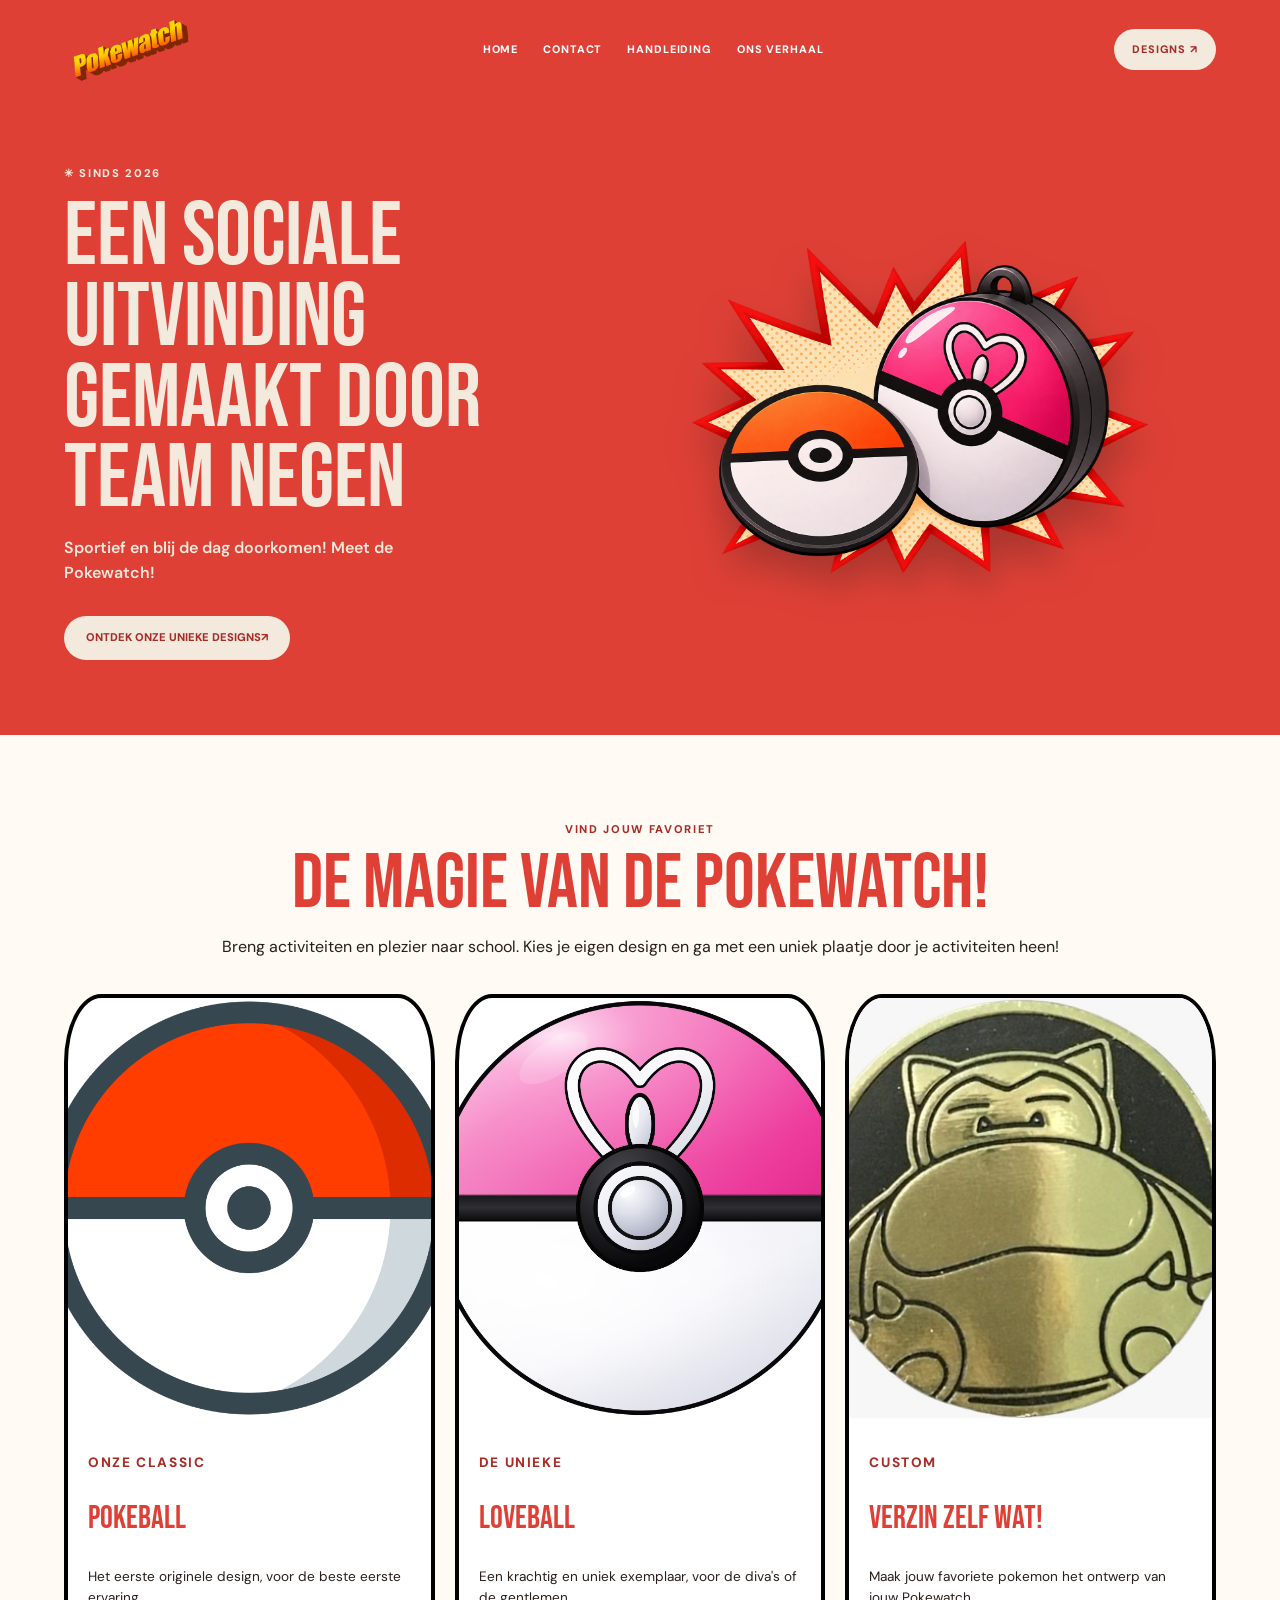
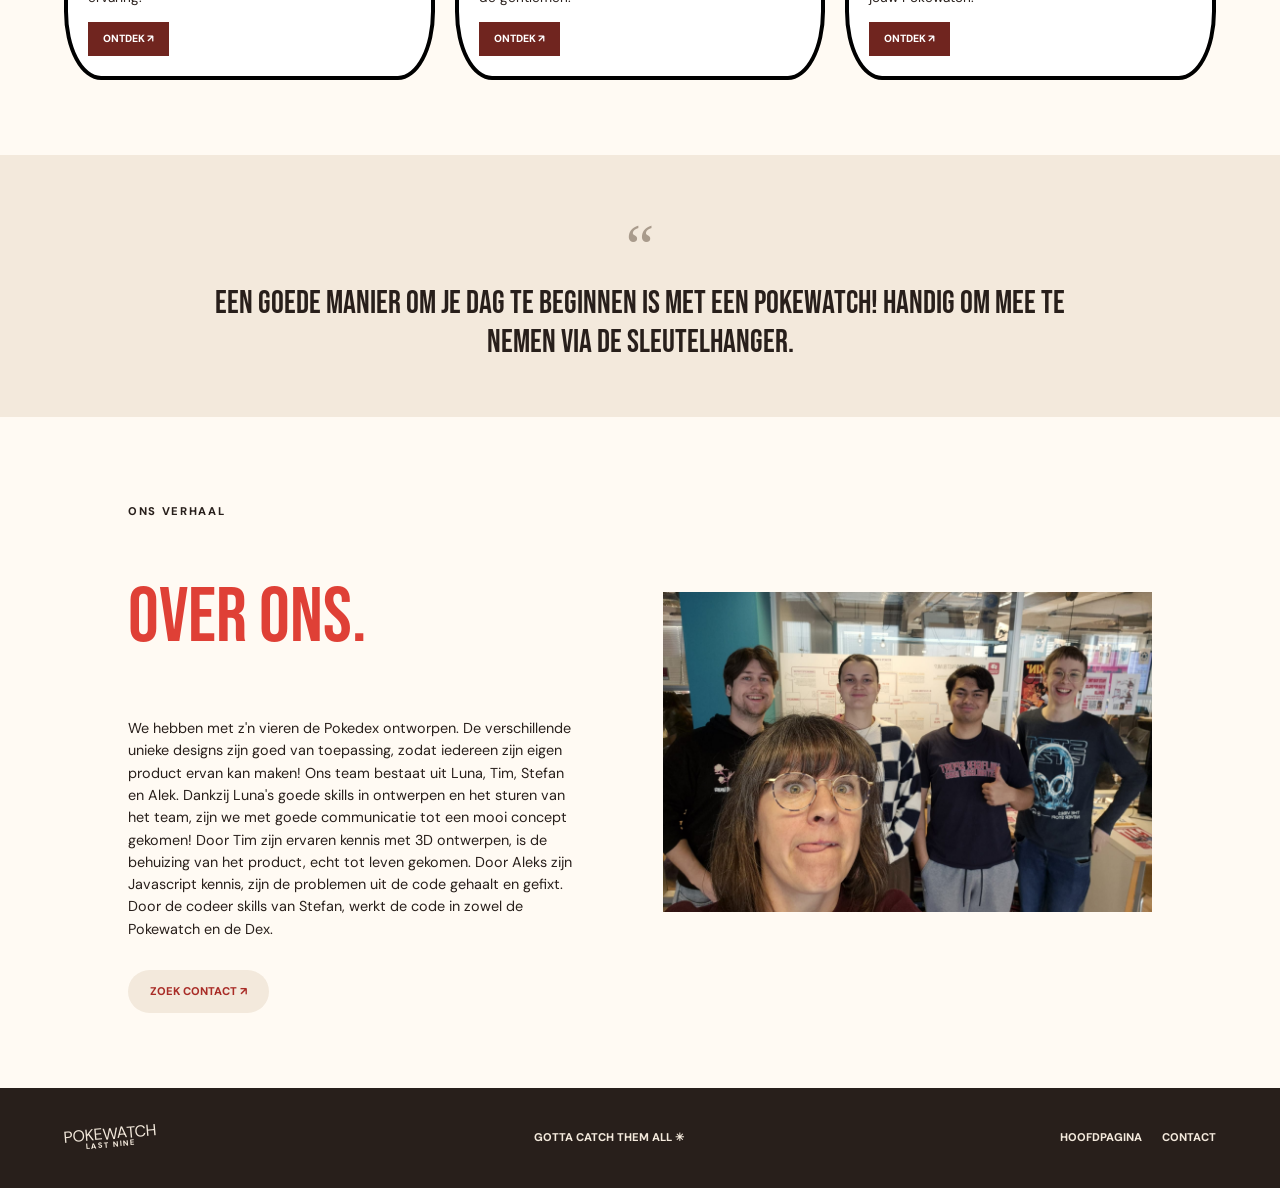
<file: index.html>
<!DOCTYPE html>
<html lang="nl">

<head>
    <meta charset="UTF-8">
    <meta name="viewport" content="width=device-width, initial-scale=1.0">
    <meta name="description" content="Ontdek de magie van Pokewatch!.">

    <title>Pokewatch | Hoofdpagina</title>

    <link rel="preconnect" href="https://fonts.googleapis.com">
    <link rel="preconnect" href="https://fonts.gstatic.com" crossorigin>
    <link
        href="https://fonts.googleapis.com/css2?family=Bebas+Neue&family=DM+Sans:wght@400;500;600;700;800&display=swap"
        rel="stylesheet">

    <link rel="stylesheet" href="indexStyle.css" />
</head>

<body>

    <header class="site-header">
        <a class="brand" href="index.html">
            <img src="images/s-blob-v1-IMAGE-4X1FNMY99dk.png" alt="logo">
        </a>

        <nav class="main-nav">
            <a href="index.html">HOME</a>
            <a href="contact.html">CONTACT</a>
            <a href="handleiding.html"> HANDLEIDING</a>
            <a href="#verhaal">ONS VERHAAL</a>

        </nav>

        <a class="header-cta" href="#producten">DESIGNS ↗</a>
    </header>


    <main>

        <!-- HERO -->

        <section class="hero">
            <div class="hero-copy">
                <p class="eyebrow">✳ SINDS 2026</p>

                <h1>
                    Een sociale uitvinding<br>
                    gemaakt door<br>
                    TEAM NEGEN
                </h1>

                <p class="hero-intro">
                    Sportief en blij de dag doorkomen! Meet de Pokewatch!
                </p>

                <a href="#producten" class="button">ONTDEK ONZE UNIEKE DESIGNS↗</a>
            </div>

            <div class="hero-image">
                <img src="images/PokeWatchReal3.png" alt="Foto van de Pokewatch">
            </div>
        </section>


        <!-- PRODUCTEN -->

        <section class="products" id="producten">

            <div class="section-heading">
                <p class="eyebrow">VIND JOUW FAVORIET</p>
                <h2>DE MAGIE VAN DE POKEWATCH!</h2>
                <p>Breng activiteiten en plezier naar school. Kies je eigen design en ga met een uniek plaatje door je
                    activiteiten heen!</p>
            </div>

            <div class="product-grid">

                <article class="product-card">
                    <img src="images/pokeball.png" alt="De klassieke pokeball design">
                    <div class="product-info">
                        <p class="product-type">ONZE CLASSIC</p>
                        <h3>POKEBALL</h3>
                        <p>Het eerste originele design, voor de beste eerste ervaring.</p>
                        <a href="contact.html" class="small-button">ONTDEK ↗</a>
                    </div>
                </article>

                <article class="product-card">
                    <img src="images/loveball.png" alt="Een loveball design">
                    <div class="product-info">
                        <p class="product-type">DE UNIEKE</p>
                        <h3>LOVEBALL</h3>
                        <p>Een krachtig en uniek exemplaar, voor de diva's of de gentlemen.</p>
                        <a href="contact.html" class="small-button">ONTDEK ↗</a>
                    </div>
                </article>

                <article class="product-card">
                    <img src="images/Snorlax.jpeg" alt="Een voorbeeld van een custom design van de pokemon Snorlax">
                    <div class="product-info">
                        <p class="product-type">CUSTOM</p>
                        <h3>Verzin zelf wat!</h3>
                        <p>Maak jouw favoriete pokemon het ontwerp van jouw Pokewatch.</p>
                        <a href="contact.html" class="small-button">ONTDEK ↗</a>
                    </div>
                </article>

            </div>
        </section>


        <!-- QUOTE -->

        <section class="quote-section">
            <span class="quote-mark">“</span>
            <blockquote>
                EEN GOEDE MANIER OM JE DAG TE BEGINNEN IS MET EEN POKEWATCH!
                HANDIG OM MEE TE NEMEN VIA DE SLEUTELHANGER.
            </blockquote>
        </section>


        <!-- VERHAAL -->

        <section class="story" id="verhaal">

            <div class="story-copy">
                <p class="eyebrow">ONS VERHAAL</p>

                <h2>OVER ONS.</h2>

                <p>
                    We hebben met z'n vieren de Pokedex ontworpen. De verschillende unieke designs zijn goed van
                    toepassing, zodat iedereen zijn eigen product ervan kan maken!
                    Ons team bestaat uit Luna, Tim, Stefan en Alek. Dankzij Luna's goede skills in ontwerpen en het
                    sturen van het team, zijn we met goede communicatie tot een mooi concept gekomen! Door Tim zijn ervaren kennis met 3D ontwerpen,
                    is de behuizing van het product, echt tot leven gekomen.
                    Door Aleks zijn Javascript kennis, zijn de problemen uit de code gehaalt en gefixt. Door de codeer
                    skills van Stefan, werkt de code in zowel de Pokewatch en de Dex.
                </p>

                <a href="contact.html" class="button">ZOEK CONTACT ↗</a>
            </div>

            <img src="images/GroepsFoto.jpeg" alt="Foto van Team Last Nine (en Marlous)">
        </section>

    </main>


    <!-- FOOTER -->

    <footer class="site-footer">

        <a class="brand" href="index.html">
            <span class="brand-mark">POKEWATCH</span>
            <span class="brand-sub">LAST NINE</span>
        </a>

        <p>GOTTA CATCH THEM ALL ✳</p>

        <nav>
            <a href="index.html">HOOFDPAGINA</a>
            <a href="contact.html">CONTACT</a>
        </nav>

    </footer>

</body>

</html>

</footer>

</body>

</html>
</file>
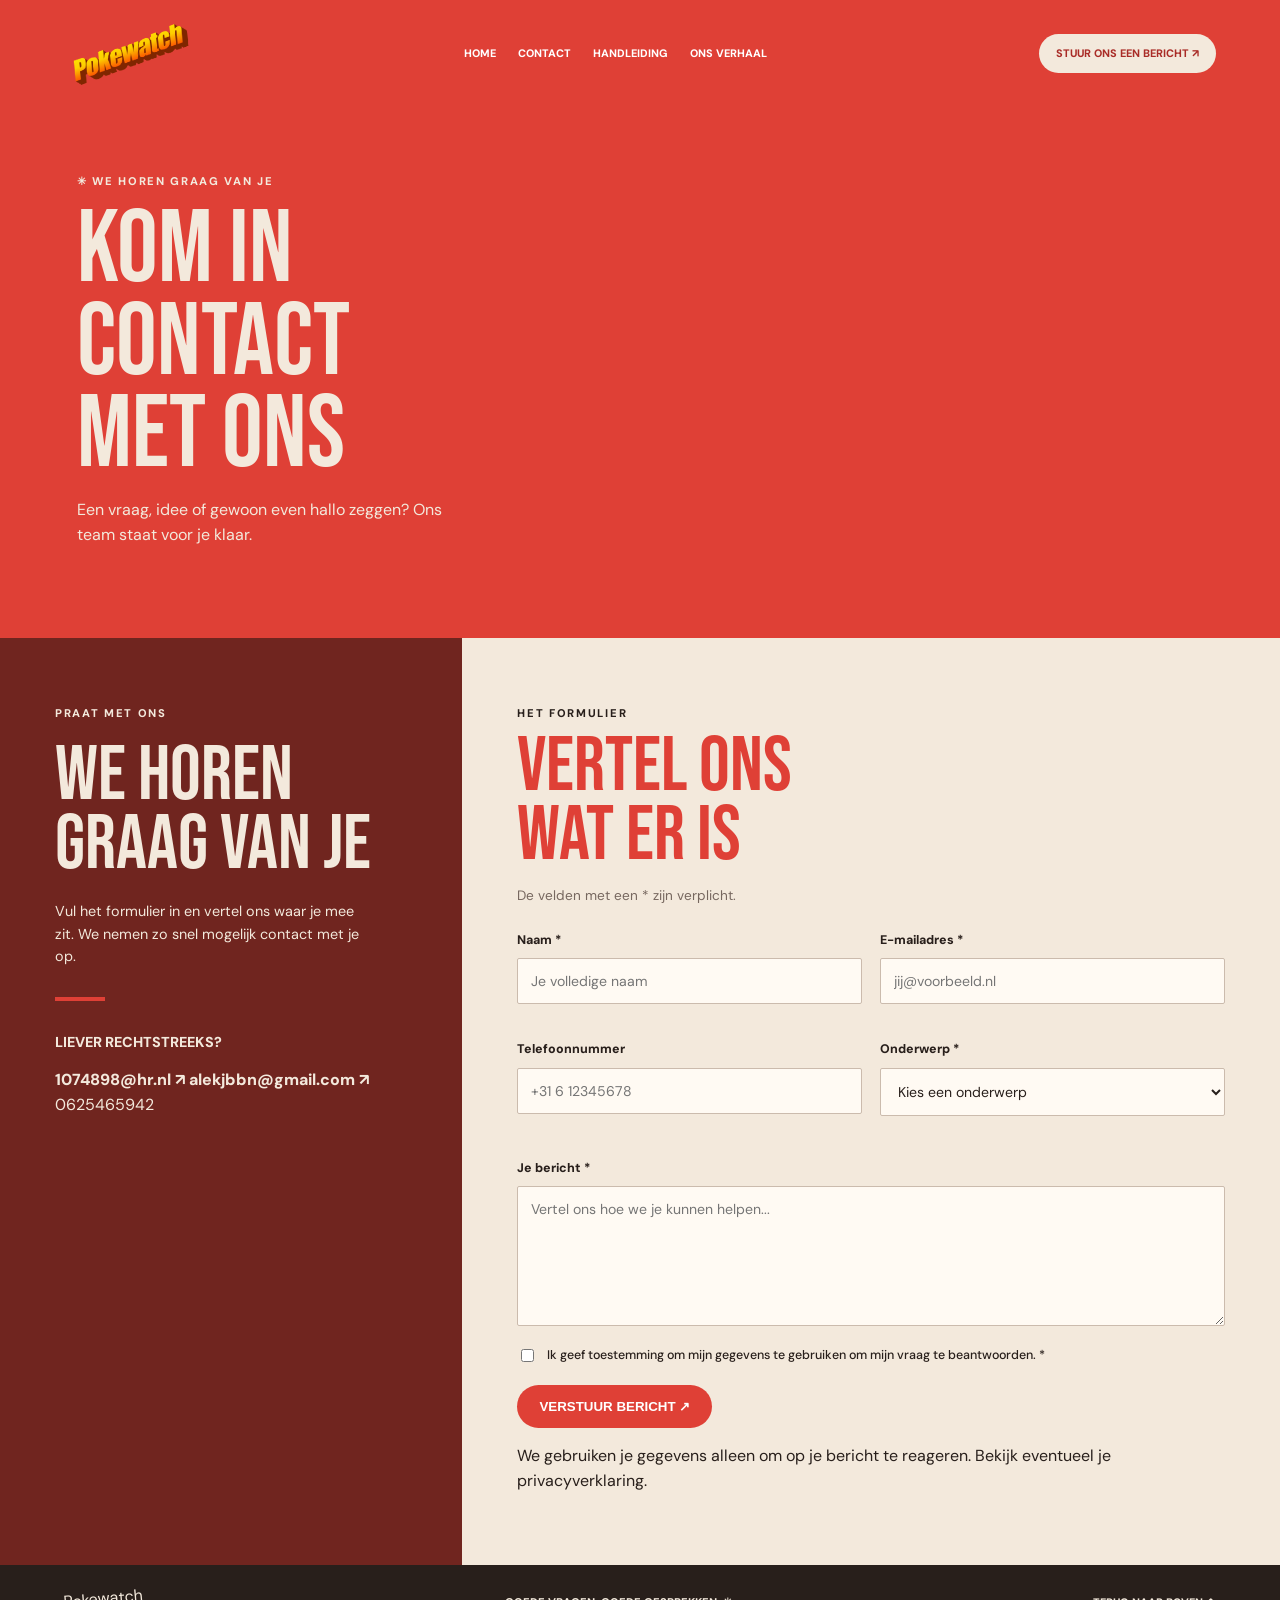
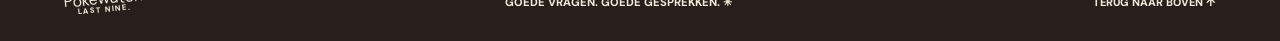
<file: contact.html>
<!DOCTYPE html>
<html lang="nl">

<head>
    <meta charset="UTF-8">
    <meta name="viewport" content="width=device-width, initial-scale=1.0">

    <meta name="description"
        content="Neem contact met ons op. Stel je vraag, deel je idee of vraag meer informatie aan. We helpen je graag verder.">

    <meta name="theme-color" content="#df4036">

    <title>Contact | LAST nine</title>

    <link rel="preconnect" href="https://fonts.googleapis.com">
    <link rel="preconnect" href="https://fonts.gstatic.com" crossorigin>

    <link
        href="https://fonts.googleapis.com/css2?family=Bebas+Neue&family=DM+Sans:wght@400;500;600;700;800&display=swap"
        rel="stylesheet">

    <link rel="stylesheet" href="contactStyle.css">
</head>

<body>

    <header class="site-header">

        <a class="brand" href="#" aria-label="Pokewatch home">
            <img src="images/s-blob-v1-IMAGE-4X1FNMY99dk.png" alt="logo">
        </a>

        <nav class="main-nav" aria-label="Hoofdnavigatie">
            <a href="index.html">HOME</a>
            <a href="#contact">CONTACT</a>
            <a href="handleiding.html"> HANDLEIDING</a>
            <a href="index.html#verhaal">ONS VERHAAL</a>
        </nav>

        <a class="header-cta" href="#contact">
            STUUR ONS EEN BERICHT ↗
        </a>

    </header>


    <main id="main">

        <!-- HERO SECTIE -->

        <section class="hero" aria-labelledby="page-title">

            <div class="hero-copy">

                <p class="eyebrow">
                    ✳ WE HOREN GRAAG VAN JE
                </p>

                <h1 id="page-title">
                    KOM IN<br>
                    CONTACT<br>
                    MET ONS
                </h1>

                <p class="hero-intro">
                    Een vraag, idee of gewoon even hallo zeggen?
                    Ons team staat voor je klaar.
                </p>

            </div>

        </section>


        <!-- CONTACT SECTIE -->

        <section class="contact-layout" id="contact">

            <aside class="contact-aside" id="gegevens">

                <p class="eyebrow">
                    PRAAT MET ONS
                </p>

                <h2>
                    WE HOREN<br>
                    GRAAG VAN JE
                </h2>

                <p>
                    Vul het formulier in en vertel ons waar je mee zit.
                    We nemen zo snel mogelijk contact met je op.
                </p>

                <div class="aside-rule"></div>

                <p class="aside-label">
                    LIEVER RECHTSTREEKS?
                </p>

                <a class="contact-link" href="mailto:1074898@hr.nl">
                    1074898@hr.nl ↗
                </a>

                <a class="contact-link" href="malto:alekjbbn@gmail.com"> alekjbbn@gmail.com ↗ </a>

                <div class="aside-number" aria-hidden="true">
                    0625465942
                </div>

            </aside>


            <!-- CONTACTFORMULIER -->

            <div class="form-panel">

                <div class="form-heading">

                    <p class="eyebrow">
                        HET FORMULIER
                    </p>

                    <h2>
                        VERTEL ONS<br>
                        WAT ER IS
                    </h2>

                    <p>
                        De velden met een * zijn verplicht.
                    </p>

                </div>


                <form class="contact-form" action="#" method="post">

                    <div class="field-grid">

                        <div class="field">
                            <label for="name">
                                Naam *
                            </label>

                            <input type="text" id="name" name="name" autocomplete="name" placeholder="Je volledige naam"
                                required>
                        </div>


                        <div class="field">
                            <label for="email">
                                E-mailadres *
                            </label>

                            <input type="email" id="email" name="email" autocomplete="email"
                                placeholder="jij@voorbeeld.nl" required>
                        </div>


                        <div class="field">
                            <label for="phone">
                                Telefoonnummer
                            </label>

                            <input type="tel" id="phone" name="phone" autocomplete="tel" placeholder="+31 6 12345678">
                        </div>


                        <div class="field">
                            <label for="subject">
                                Onderwerp *
                            </label>

                            <select id="subject" name="subject" required>

                                <option value="" selected disabled>
                                    Kies een onderwerp
                                </option>

                                <option value="algemene-vraag">
                                    Algemene vraag
                                </option>

                                <option value="samenwerking">
                                    Samenwerking
                                </option>

                                <option value="bestelling">
                                    Vraag over een bestelling
                                </option>

                                <option value="social media">
                                    Social media
                                </option>

                                <option value="anders">
                                    Iets anders
                                </option>

                            </select>
                        </div>

                    </div>


                    <div class="field">

                        <label for="message">
                            Je bericht *
                        </label>

                        <textarea id="message" name="message" rows="6"
                            placeholder="Vertel ons hoe we je kunnen helpen..." required></textarea>

                    </div>


                    <div class="consent-row">

                        <input type="checkbox" id="privacy" name="privacy" required>

                        <label for="privacy">
                            Ik geef toestemming om mijn gegevens te gebruiken
                            om mijn vraag te beantwoorden. *
                        </label>

                    </div>


                    <button class="submit-button" type="submit">
                        VERSTUUR BERICHT ↗
                    </button>

                    <p class="form-footnote">
                        We gebruiken je gegevens alleen om op je bericht
                        te reageren. Bekijk eventueel je
                        <a href="#privacy-info">privacyverklaring</a>.
                    </p>

                </form>

            </div>

        </section>

    </main>


    <!-- FOOTER -->

    <footer class="site-footer" id="privacy-info">

        <a class="brand footer-brand" href="#">
            <span class="brand-mark">Pokewatch</span>
            <span class="brand-sub">LAST NINE.</span>
        </a>

        <p>
            GOEDE VRAGEN. GOEDE GESPREKKEN. ✳
        </p>

        <a href="#main">
            TERUG NAAR BOVEN ↑
        </a>

    </footer>

</body>

</html>
</file>
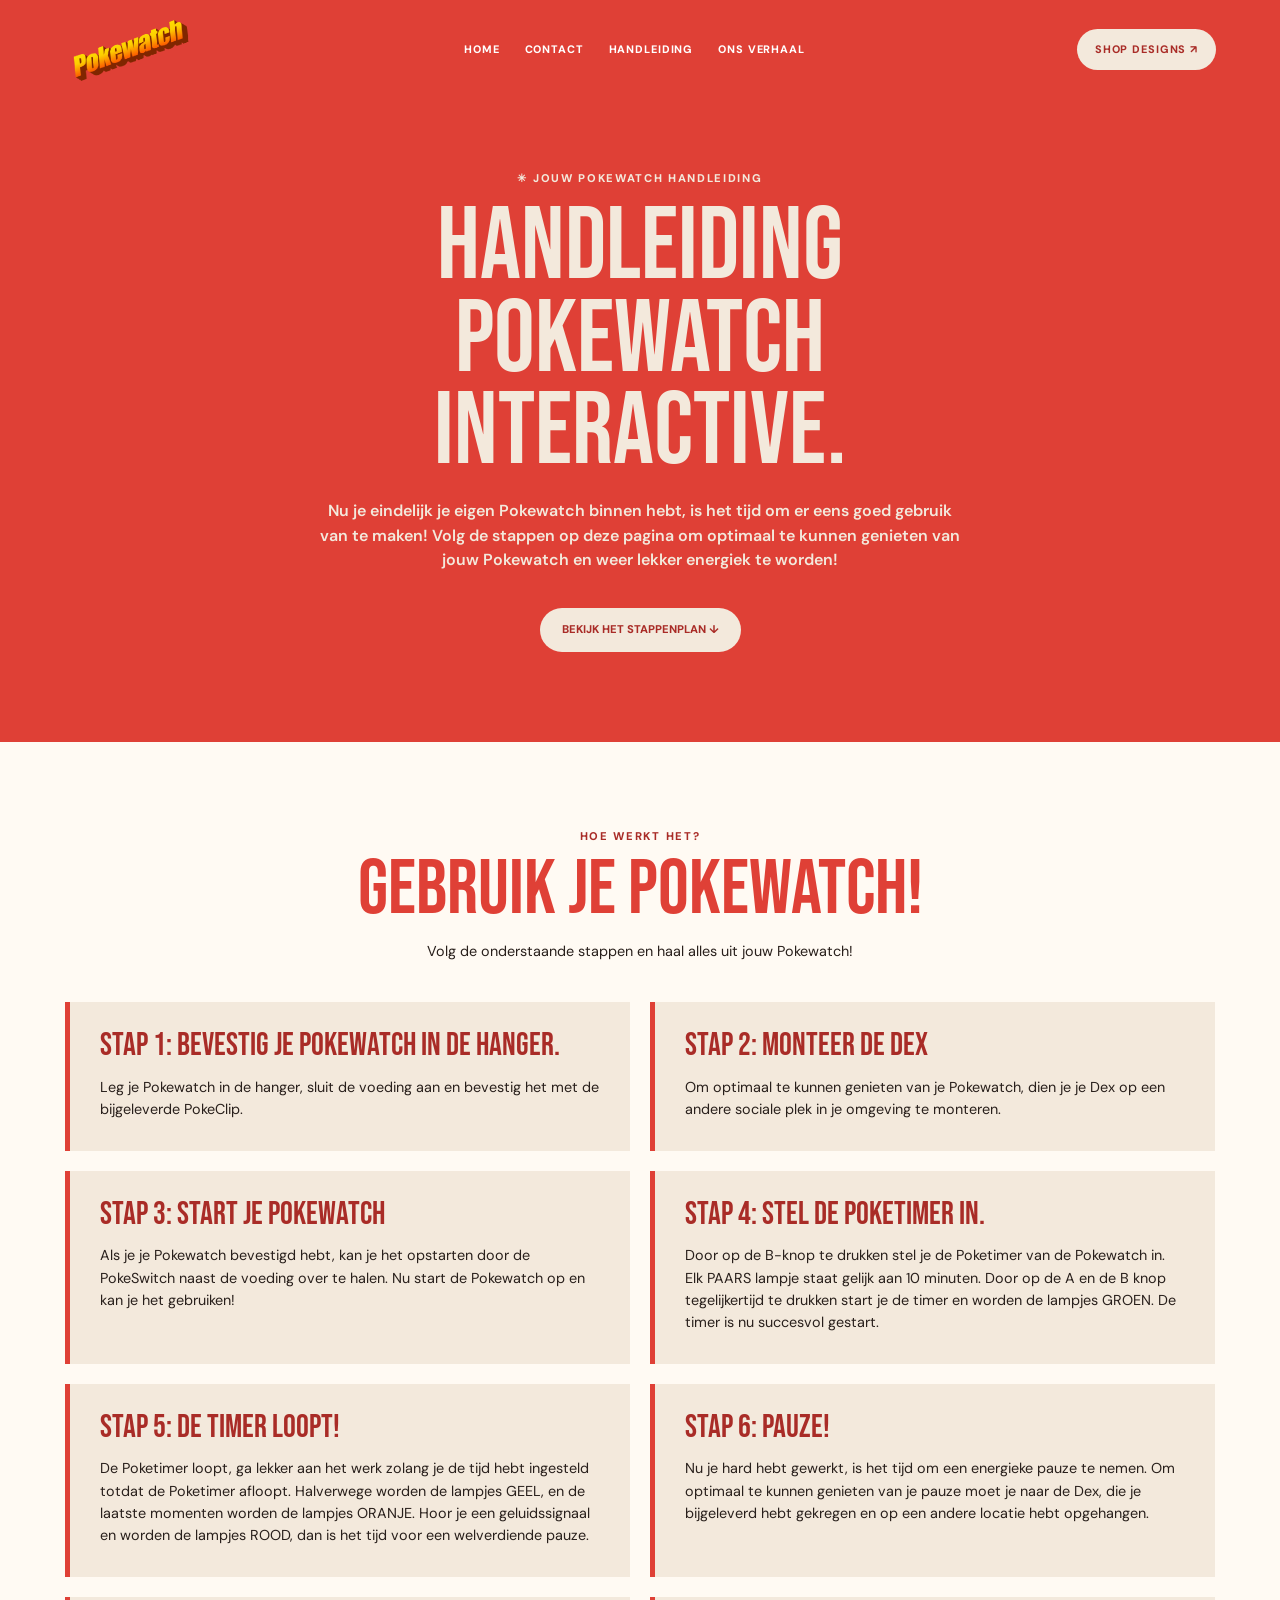
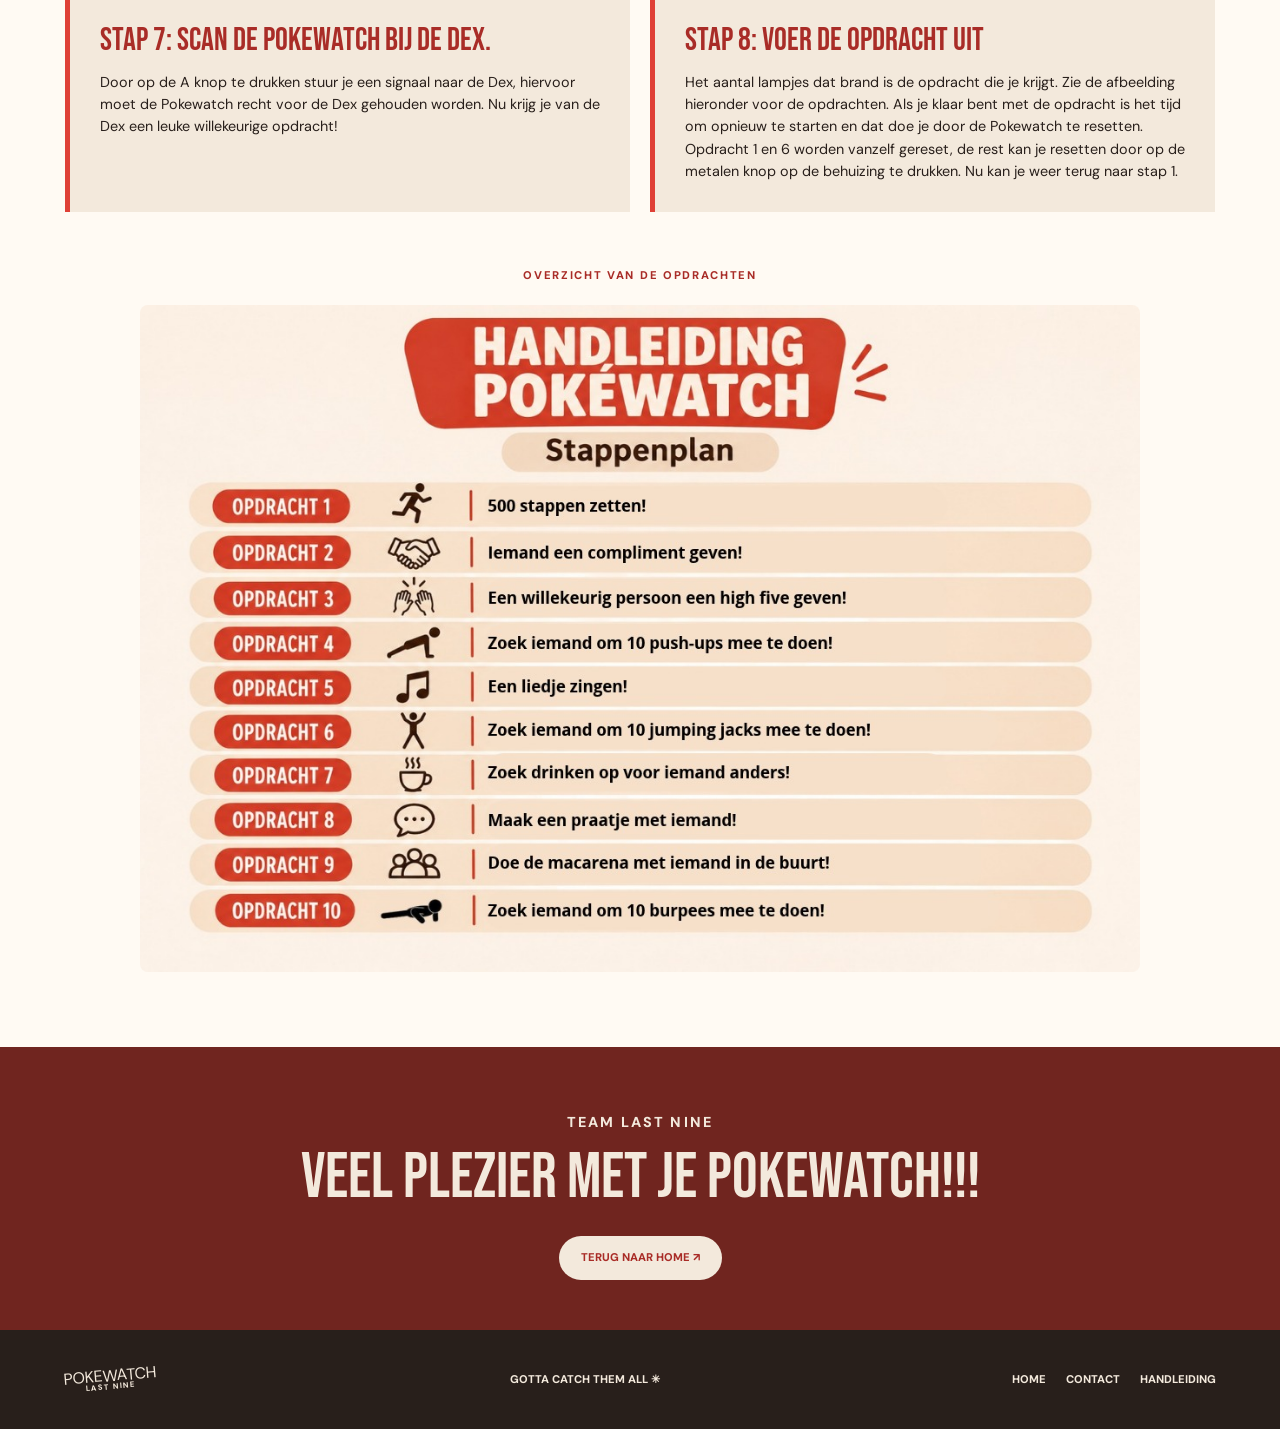
<file: handleiding.html>
<!DOCTYPE html>
<html lang="nl">

<head>
    <meta charset="UTF-8">
    <meta name="viewport" content="width=device-width, initial-scale=1.0">
    <meta name="description" content="Lees de handleiding en ontdek hoe je jouw Pokewatch gebruikt.">

    <title>Pokewatch | Handleiding</title>

    <link rel="preconnect" href="https://fonts.googleapis.com">
    <link rel="preconnect" href="https://fonts.gstatic.com" crossorigin>

    <link
        href="https://fonts.googleapis.com/css2?family=Bebas+Neue&family=DM+Sans:wght@400;500;600;700;800&display=swap"
        rel="stylesheet">

    <link rel="stylesheet" href="handleidingStyle.css">
</head>

<body>

    <!-- HEADER -->

    <header class="site-header">

        <a class="brand" href="index.html">
            <img src="images/s-blob-v1-IMAGE-4X1FNMY99dk.png" alt="logo">
        </a>

        <nav class="main-nav">
            <a href="index.html">HOME</a>
            <a href="contact.html">CONTACT</a>
            <a href="handleiding.html" aria-current="page">HANDLEIDING</a>
            <a href="index.html#verhaal">ONS VERHAAL</a>
        </nav>

        <a class="header-cta" href="index.html#producten">SHOP DESIGNS ↗</a>

    </header>


    <main>

        <!-- INTRODUCTIE -->

        <section class="guide-hero">

            <div class="guide-hero-copy">

                <p class="eyebrow">✳ JOUW POKEWATCH HANDLEIDING</p>

                <h1>
                    HANDLEIDING<br>
                    POKEWATCH<br>
                    INTERACTIVE.
                </h1>

                <p class="hero-intro">
                    Nu je eindelijk je eigen Pokewatch binnen hebt, is het tijd om er eens goed gebruik van te maken!
                    Volg de stappen op deze pagina om optimaal te kunnen genieten van jouw Pokewatch en weer lekker
                    energiek te worden!
                </p>

                <a href="#stappenplan" class="button">BEKIJK HET STAPPENPLAN ↓</a>

            </div>

        </section>


        <!-- STAPPENPLAN -->

        <section class="guide-section" id="stappenplan">

            <div class="section-heading">

                <p class="eyebrow">HOE WERKT HET?</p>

                <h2>GEBRUIK JE POKEWATCH!</h2>

                <p>Volg de onderstaande stappen en haal alles uit jouw Pokewatch!</p>

            </div>


            <div class="steps-grid">

                <section class="step-card">
                    <h2>Stap 1: Bevestig je pokewatch in de hanger.</h2>
                    <p>
                        Leg je Pokewatch in de hanger, sluit de voeding aan en bevestig het met de bijgeleverde PokeClip.
                    </p>
                </section>


                <section class="step-card">
                    <h2>Stap 2: Monteer de Dex</h2>
                    <p>
                        Om optimaal te kunnen genieten van je Pokewatch, dien je je Dex op een andere sociale plek in je
                        omgeving te monteren.
                    </p>
                </section>


                <section class="step-card">
                    <h2>Stap 3: Start je Pokewatch</h2>
                    <p>
                        Als je je Pokewatch bevestigd hebt, kan je het opstarten door de PokeSwitch naast de voeding over
                        te halen.
                        Nu start de Pokewatch op en kan je het gebruiken!
                    </p>
                </section>


                <section class="step-card">
                    <h2>Stap 4: Stel de Poketimer in.</h2>
                    <p>
                        Door op de B-knop te drukken stel je de Poketimer van de Pokewatch in. Elk PAARS lampje staat
                        gelijk aan 10 minuten.
                        Door op de A en de B knop tegelijkertijd te drukken start je de timer en worden de lampjes
                        GROEN. De timer is nu succesvol gestart.
                    </p>
                </section>


                <section class="step-card">
                    <h2>Stap 5: De timer loopt!</h2>
                    <p>
                        De Poketimer loopt, ga lekker aan het werk zolang je de tijd hebt ingesteld totdat de Poketimer
                        afloopt.
                        Halverwege worden de lampjes GEEL, en de laatste momenten worden de lampjes ORANJE.
                        Hoor je een geluidssignaal en worden de lampjes ROOD, dan is het tijd voor een welverdiende
                        pauze.
                    </p>
                </section>


                <section class="step-card">
                    <h2>Stap 6: Pauze!</h2>
                    <p>
                        Nu je hard hebt gewerkt, is het tijd om een energieke pauze te nemen.
                        Om optimaal te kunnen genieten van je pauze moet je naar de Dex, die je bijgeleverd hebt
                        gekregen en op een andere locatie hebt opgehangen.
                    </p>
                </section>


                <section class="step-card">
                    <h2>Stap 7: Scan de Pokewatch bij de Dex.</h2>
                    <p>
                        Door op de A knop te drukken stuur je een signaal naar de Dex, hiervoor moet de Pokewatch recht
                        voor de Dex gehouden worden.
                        Nu krijg je van de Dex een leuke willekeurige opdracht!
                    </p>
                </section>


                <section class="step-card">
                    <h2>Stap 8: Voer de opdracht uit</h2>
                    <p>
                        Het aantal lampjes dat brand is de opdracht die je krijgt. Zie de afbeelding hieronder voor de
                        opdrachten.
                        Als je klaar bent met de opdracht is het tijd om opnieuw te starten en dat doe je door de
                        Pokewatch te resetten.
                        Opdracht 1 en 6 worden vanzelf gereset, de rest kan je resetten door op de metalen knop op de
                        behuizing te drukken.
                        Nu kan je weer terug naar stap 1.
                    </p>
                </section>

            </div>


            <!-- AFBEELDING OPDRACHTEN -->

            <div class="guide-image">

                <p class="eyebrow">OVERZICHT VAN DE OPDRACHTEN</p>

                <img
                    src="images/handleiding.jpeg"
                    alt="Overzicht van alle opdrachten en de bijbehorende lampjes van de Pokewatch">

            </div>

        </section>


        <!-- AFSLUITING -->

        <section class="guide-finish">

            <p class="eyebrow">TEAM LAST NINE</p>

            <h2>VEEL PLEZIER MET JE POKEWATCH!!!</h2>

            <a href="index.html" class="button">TERUG NAAR HOME ↗</a>

        </section>

    </main>


    <!-- FOOTER -->

    <footer class="site-footer">

        <a class="brand" href="index.html">
            <span class="brand-mark">POKEWATCH</span>
            <span class="brand-sub">LAST NINE</span>
        </a>

        <p>GOTTA CATCH THEM ALL ✳</p>

        <nav>
            <a href="index.html">HOME</a>
            <a href="contact.html">CONTACT</a>
            <a href="handleiding.html">HANDLEIDING</a>
        </nav>

    </footer>

</body>

</html>
</file>
<file: indexStyle.css>
:root {
    --red: #df4036;
    --red-dark: #a92c27;
    --cream: #f3e9dc;
    --paper: #fffaf3;
    --ink: #281f1b;
    --wine: #70251f;

    --display: "Bebas Neue", Impact, sans-serif;
    --body: "DM Sans", Arial, sans-serif;
}

* {
    box-sizing: border-box;
}

html {
    scroll-behavior: smooth;
}

body {
    margin: 0;
    background: var(--paper);
    color: var(--ink);
    font-family: var(--body);
    line-height: 1.55;
}

a {
    color: inherit;
    text-decoration: none;
}

img {
    display: block;
    width: 100%;
    object-fit: cover;
}


/* HEADER */

.site-header {
    min-height: 76px;
    padding: 14px 5%;
    display: flex;
    align-items: center;
    justify-content: space-between;
    gap: 20px;
    background: var(--red);
    color: white;
}

.brand {
    display: flex;
    flex-direction: column;
    line-height: .9;
    transform: rotate(-5deg);
}

header a img {
    max-width: 10vw;
}

.brand-sub {
    font-size: .48rem;
    font-weight: 800;
    letter-spacing: .13em;
    text-align: center;
}

.main-nav {
    display: flex;
    gap: 25px;
}

.main-nav a,
.header-cta {
    font-size: .68rem;
    font-weight: 800;
    letter-spacing: .08em;
}

.header-cta {
    padding: 12px 18px;
    border-radius: 30px;
    background: var(--cream);
    color: var(--red-dark);
}


/* HERO */

.hero {
    position: relative;
    min-height: 570px;
    padding: 55px 5% 75px;
    display: flex;
    align-items: center;
    justify-content: space-between;
    gap: 0;
    overflow: hidden;
    background: var(--red);
    color: var(--cream);
}

.hero-copy {
    width: 50%;
    max-width: 700px;
    position: relative;
    z-index: 1;
}

.eyebrow {
    font-size: .7rem;
    font-weight: 800;
    letter-spacing: .15em;
}

h1,
h2,
h3 {
    font-family: var(--display);
    font-weight: 400;
    line-height: .9;
}

.hero h1 {
    margin: 15px 0;
    font-size: clamp(4rem, 7vw, 7.5rem);
}

.hero-intro {
    max-width: 400px;
    font-weight: 600;
}

.hero-image {
    width: 44%;
    max-width: 580px;
    height: auto;
    margin-right: 4%;
    display: flex;
    align-items: center;
    justify-content: center;
}

.hero-image img {
    width: 100%;
    max-width: 580px;
    height: auto;
    max-height: 480px;
    object-fit: contain;
    padding: 0;
    transform: none;
    filter: drop-shadow(0 20px 18px rgba(40, 31, 27, .3));
}

.button {
    display: inline-block;
    margin-top: 15px;
    padding: 13px 22px;
    border-radius: 30px;
    background: var(--cream);
    color: var(--red-dark);
    font-size: .7rem;
    font-weight: 800;
}

.hero-bottom {
    position: absolute;
    bottom: 0;
    left: 0;
    width: 100%;
    padding: 10px;
    display: flex;
    justify-content: space-around;
    gap: 15px;
    background: var(--cream);
    color: var(--red-dark);
    font: 1rem var(--display);
}


/* PRODUCTEN */

.products {
    padding: 75px 5%;
}

.section-heading {
    text-align: center;
    margin-bottom: 35px;
}

.section-heading .eyebrow {
    color: var(--red-dark);
}

.section-heading h2 {
    margin: 10px 0;
    color: var(--red);
    font-size: clamp(2.8rem, 6vw, 5rem);
}

.product-grid {
    display: grid;
    grid-template-columns: repeat(3, 1fr);
    gap: 20px;
}

.product-card {
    overflow: hidden;
    border: 4px solid #000000;
    background: white;
    border-radius: 10%;
    display: flex;
    flex-direction: column;
}

.product-card img {
    min-height: 420px;
}

.product-info {
    padding: 20px;
}

.product-type {
    color: var(--red-dark);
    font-size: .65rem;
    font-weight: 800;
    letter-spacing: .12em;
}

.product-info h3 {
    color: var(--red);
    font-size: 2rem;
}

.product-info p {
    font-size: .85rem;
}

.small-button {
    display: inline-block;
    padding: 9px 15px;
    background: var(--wine);
    color: white;
    font-size: .65rem;
    font-weight: 800;
    margin-top: auto;
}


/* QUOTE */

.quote-section {
    padding: 55px 15%;
    background: var(--cream);
    text-align: center;
}

.quote-mark {
    color: #a99b8c;
    font: 4rem Georgia, serif;
}

.quote-section blockquote {
    margin: 0;
    color: var(--ink);
    font: 2rem var(--display);
}


/* VERHAAL */

.story {
    padding: 75px 10%;
    display: grid;
    grid-template-columns: 1fr 1fr;
    align-items: center;
    gap: 45px;
}

.story-copy h2 {
    color: var(--red);
    font-size: clamp(3.5rem, 6vw, 5.5rem);
}

.story-copy p:not(.eyebrow) {
    max-width: 450px;
    font-size: .9rem;
}

.story > img {
    height: 320px;
}


/* FOOTER */

.site-footer {
    padding: 30px 5%;
    display: flex;
    align-items: center;
    justify-content: space-between;
    gap: 20px;
    background: var(--ink);
    color: var(--cream);
}

.site-footer p {
    font-size: .7rem;
    font-weight: 800;
}

.site-footer nav {
    display: flex;
    gap: 20px;
}

.site-footer nav a {
    font-size: .7rem;
    font-weight: 800;
}


/* MOBIEL */

@media (max-width: 760px) {

    .site-header {
        flex-wrap: wrap;
    }

    .main-nav {
        order: 3;
        width: 100%;
        justify-content: space-between;
        gap: 10px;
    }

    .hero {
        padding: 45px 22px 55px;
        flex-direction: column;
        align-items: flex-start;
    }

    .hero-copy {
        width: 100%;
    }

    .hero h1 {
        font-size: clamp(3.8rem, 14vw, 6rem);
    }

    .hero-image {
        width: 85%;
        max-width: 480px;
        height: auto;
        align-self: center;
        margin: 20px auto 0;
    }

    .hero-image img {
        max-height: 350px;
    }

    .product-grid {
        grid-template-columns: 1fr;
    }

    .product-card img {
        height: 250px;
    }

    .story {
        grid-template-columns: 1fr;
        padding: 50px 7%;
    }

    .quote-section {
        padding: 45px 8%;
    }

    .site-footer {
        flex-wrap: wrap;
    }
}


/* KLEINE MOBIELE SCHERMEN */

@media (max-width: 480px) {

    .main-nav a {
        font-size: .58rem;
    }

    .header-cta {
        font-size: .58rem;
    }

    .hero-image {
        width: 100%;
        max-width: 340px;
    }

    .hero-image img {
        max-height: 280px;
    }

    .hero-bottom {
        justify-content: flex-start;
        overflow: hidden;
        white-space: nowrap;
    }

    .quote-section blockquote {
        font-size: 1.6rem;
    }

    .site-footer nav {
        width: 100%;
    }
}


/* MINDER ANIMATIE */

@media (prefers-reduced-motion: reduce) {

    html {
        scroll-behavior: auto;
    }
}
</file>
<file: contactStyle.css>
:root {
    --red: #df4036;
    --red-dark: #a92c27;
    --cream: #f3e9dc;
    --paper: #fffaf3;
    --ink: #281f1b;
    --wine: #70251f;
    --display: "Bebas Neue", Impact, sans-serif;
    --body: "DM Sans", Arial, sans-serif;
}

* {
    box-sizing: border-box;
}

html {
    scroll-behavior: smooth;
}

body {
    margin: 0;
    color: var(--ink);
    background: var(--paper);
    font: 1rem var(--body);
    line-height: 1.55;
}

a {
    color: inherit;
    text-decoration: none;
}

h1,
h2 {
    font-family: var(--display);
    font-weight: 400;
    line-height: .9;
}

.eyebrow {
    font-size: .7rem;
    font-weight: 800;
    letter-spacing: .15em;
}


/* HEADER */

.site-header,
.site-footer {
    padding: 18px 5%;
    display: flex;
    align-items: center;
    justify-content: space-between;
    gap: 20px;
    background: var(--red);
    color: white;
}

.brand {
    display: flex;
    flex-direction: column;
    line-height: .9;
    transform: rotate(-5deg);
}

header a img {
    max-width: 10vw;
}

.brand-sub {
    font-size: .48rem;
    font-weight: 800;
    letter-spacing: .13em;
    text-align: center;
}

.main-nav,
.site-footer nav {
    display: flex;
    gap: 22px;
}

.main-nav a,
.header-cta,
.site-footer a:last-child {
    font-size: .68rem;
    font-weight: 800;
}

.header-cta {
    padding: 11px 17px;
    border-radius: 30px;
    background: var(--cream);
    color: var(--red-dark);
}


/* HERO */

.hero {
    position: relative;
    min-height: 390px;
    padding: 55px 6% 75px;
    display: flex;
    align-items: center;
    justify-content: space-between;
    overflow: hidden;
    background: var(--red);
    color: var(--cream);
}

.hero h1 {
    margin: 15px 0;
    font-size: clamp(4rem, 8vw, 7rem);
}

.hero-intro {
    max-width: 400px;
}

.hero-stamp {
    width: 190px;
    height: 190px;
    border: 2px solid var(--cream);
    border-radius: 50%;
    display: flex;
    flex-direction: column;
    align-items: center;
    justify-content: center;
    text-align: center;
    transform: rotate(9deg);
}

.hero-stamp span {
    font-size: .55rem;
    font-weight: 800;
    letter-spacing: .1em;
}

.hero-stamp strong {
    margin: 10px 0;
    font: 3rem/.85 var(--display);
}

.hero-bottom {
    position: absolute;
    bottom: 0;
    left: 0;
    width: 100%;
    padding: 9px;
    background: var(--cream);
    color: var(--red-dark);
    text-align: center;
    font: 1rem var(--display);
}


/* CONTACT */

.contact-layout {
    display: grid;
    grid-template-columns: .82fr 1.45fr;
}

.contact-aside {
    position: relative;
    padding: 55px;
    background: var(--wine);
    color: var(--cream);
    overflow: hidden;
}

.contact-aside h2 {
    margin: 20px 0;
    font-size: clamp(3.5rem, 6vw, 6rem);
}

.contact-aside>p:not(.eyebrow) {
    max-width: 320px;
    font-size: .9rem;
}

.aside-rule {
    width: 50px;
    height: 4px;
    margin: 30px 0;
    background: var(--red);
}

.aside-label {
    font-size: .65rem;
    font-weight: 800;
}

.contact-link {
    font-weight: 800;
}

.small-note {
    color: #e4cfc0;
    font-size: .75rem;
}

.form-panel {
    padding: 55px;
    background: var(--cream);
}

.form-heading h2 {
    margin: 10px 0;
    color: var(--red);
    font-size: clamp(3.5rem, 6vw, 6rem);
}

.form-heading>p:last-child {
    color: #76675f;
    font-size: .85rem;
}

.contact-form {
    max-width: 760px;
}

.field-grid {
    display: grid;
    grid-template-columns: 1fr 1fr;
    gap: 18px;
    margin: 25px 0;
}

.field {
    display: flex;
    flex-direction: column;
    gap: 8px;
    min-width: 0;
    margin-bottom: 18px;
}

.field label,
.consent-row label {
    font-size: .78rem;
    font-weight: 800;
}

.field input,
.field select,
.field textarea {
    width: 100%;
    padding: 13px;
    border: 1px solid #cbbbad;
    border-radius: 2px;
    background: var(--paper);
    color: var(--ink);
    font: .88rem var(--body);
}

.field textarea {
    min-height: 140px;
    resize: vertical;
}

.consent-row {
    display: flex;
    align-items: flex-start;
    gap: 10px;
    margin: 20px 0;
}

.consent-row input {
    accent-color: var(--red-dark);
}

.consent-row label {
    font-weight: 500;
}

.submit-button {
    padding: 14px 22px;
    border: 0;
    border-radius: 30px;
    background: var(--red);
    color: white;
    font-weight: 800;
    cursor: pointer;
}

.submit-button:hover {
    background: var(--red-dark);
}


/* EXTRA SECTIE */

.faq-strip {
    padding: 65px 20px;
    text-align: center;
}

.faq-strip .eyebrow,
.text-link {
    color: var(--red-dark);
}

.faq-strip h2 {
    color: var(--red);
    font-size: clamp(2.7rem, 6vw, 5rem);
}

.faq-strip>p:not(.eyebrow) {
    max-width: 540px;
    margin: 15px auto;
    color: #76675f;
}

.text-link {
    font-size: .7rem;
    font-weight: 800;
}


/* FOOTER */

.site-footer {
    background: var(--ink);
    color: var(--cream);
}

.site-footer p {
    font-size: .7rem;
    font-weight: 800;
}


/* MOBIEL */

@media (max-width: 760px) {
    .site-header {
        flex-wrap: wrap;
    }

    .main-nav {
        order: 3;
        width: 100%;
        justify-content: space-between;
        gap: 10px;
    }

    .hero {
        min-height: 350px;
    }

    .hero-stamp {
        width: 140px;
        height: 140px;
    }

    .hero-stamp strong {
        font-size: 2.3rem;
    }

    .contact-layout {
        grid-template-columns: 1fr;
    }

    .contact-aside,
    .form-panel {
        padding: 35px 25px;
    }

    .site-footer {
        flex-wrap: wrap;
    }
}

@media (max-width: 480px) {
    .hero {
        align-items: flex-start;
        padding: 40px 20px 65px;
    }

    .hero-stamp {
        position: absolute;
        right: 15px;
        bottom: 50px;
        width: 105px;
        height: 105px;
    }

    .hero-stamp strong {
        font-size: 1.8rem;
    }

    .field-grid {
        grid-template-columns: 1fr;
    }

    .main-nav a {
        font-size: .58rem;
    }
}

@media (prefers-reduced-motion: reduce) {
    html {
        scroll-behavior: auto;
    }
}
</file>
<file: handleidingStyle.css>
:root {
    --red: #df4036;
    --red-dark: #a92c27;
    --cream: #f3e9dc;
    --paper: #fffaf3;
    --ink: #281f1b;
    --wine: #70251f;

    --display: "Bebas Neue", Impact, sans-serif;
    --body: "DM Sans", Arial, sans-serif;
}

* {
    box-sizing: border-box;
}

html {
    scroll-behavior: smooth;
}

body {
    margin: 0;
    background: var(--paper);
    color: var(--ink);
    font-family: var(--body);
    line-height: 1.55;
}

a {
    color: inherit;
    text-decoration: none;
}

h1,
h2,
h3 {
    font-family: var(--display);
    font-weight: 400;
    line-height: .9;
}


/* HEADER */

.site-header {
    min-height: 76px;
    padding: 14px 5%;
    display: flex;
    align-items: center;
    justify-content: space-between;
    gap: 20px;
    background: var(--red);
    color: white;
}

.brand {
    display: flex;
    flex-direction: column;
    line-height: .9;
    transform: rotate(-5deg);
}

header a img {
    max-width: 10vw;
}

.brand-sub {
    font-size: .48rem;
    font-weight: 800;
    letter-spacing: .13em;
    text-align: center;
}

.main-nav {
    display: flex;
    gap: 25px;
}

.main-nav a,
.header-cta {
    font-size: .68rem;
    font-weight: 800;
    letter-spacing: .08em;
}

.main-nav a:hover {
    color: var(--cream);
}

.header-cta {
    padding: 12px 18px;
    border-radius: 30px;
    background: var(--cream);
    color: var(--red-dark);
}


/* HERO / INTRODUCTIE */

.guide-hero {
    position: relative;
    min-height: 430px;
    padding: 60px 5% 90px;
    display: flex;
    align-items: center;
    justify-content: center;
    overflow: hidden;
    background: var(--red);
    color: var(--cream);
    text-align: center;
}

.guide-hero-copy {
    max-width: 850px;
}

.eyebrow {
    font-size: .7rem;
    font-weight: 800;
    letter-spacing: .15em;
}

.guide-hero h1 {
    margin: 15px 0;
    font-size: clamp(4rem, 8vw, 7rem);
}

.hero-intro {
    max-width: 650px;
    margin: 20px auto;
    font-weight: 600;
}

.button {
    display: inline-block;
    margin-top: 15px;
    padding: 13px 22px;
    border-radius: 30px;
    background: var(--cream);
    color: var(--red-dark);
    font-size: .7rem;
    font-weight: 800;
}

.button:hover {
    background: white;
}


/* HERO ONDERBALK */

.hero-bottom {
    position: absolute;
    bottom: 0;
    left: 0;
    width: 100%;
    padding: 10px;
    display: flex;
    justify-content: space-around;
    gap: 15px;
    background: var(--cream);
    color: var(--red-dark);
    font: 1rem var(--display);
}


/* STAPPENPLAN */

.guide-section {
    padding: 75px 5%;
}

.section-heading {
    text-align: center;
    margin-bottom: 40px;
}

.section-heading .eyebrow {
    color: var(--red-dark);
}

.section-heading h2 {
    margin: 10px 0;
    color: var(--red);
    font-size: clamp(2.8rem, 6vw, 5rem);
}

.section-heading p:not(.eyebrow) {
    font-size: .9rem;
}


/* STAPPEN KAARTEN */

.steps-grid {
    max-width: 1150px;
    margin: 0 auto;
    display: grid;
    grid-template-columns: repeat(2, 1fr);
    gap: 20px;
}

.step-card {
    padding: 30px;
    background: var(--cream);
    border-left: 5px solid var(--red);
}

.step-card h2 {
    margin-top: 0;
    margin-bottom: 15px;
    color: var(--red-dark);
    font-size: 2rem;
}

.step-card p {
    margin-bottom: 0;
    font-size: .9rem;
}


/* AFBEELDING ONDER HET STAPPENPLAN */

.guide-image {
    max-width: 1000px;
    margin: 55px auto 0;
    text-align: center;
}

.guide-image .eyebrow {
    margin-bottom: 20px;
    color: var(--red-dark);
}

.guide-image img {
    display: block;
    width: 100%;
    max-width: 1000px;
    height: auto;
    margin: 0 auto;
    object-fit: contain;
    border-radius: 8px;
}


/* AFSLUITING */

.guide-finish {
    margin: 0;
    padding: 50px 25px;
    background: var(--wine);
    color: var(--cream);
    text-align: center;
}

.guide-finish .eyebrow {
    color: var(--cream);
}

.guide-finish h2 {
    margin: 15px 0;
    font-size: clamp(2.5rem, 5vw, 4.5rem);
}

.guide-finish p {
    font-size: .9rem;
}


/* FOOTER */

.site-footer {
    padding: 30px 5%;
    display: flex;
    align-items: center;
    justify-content: space-between;
    gap: 20px;
    background: var(--ink);
    color: var(--cream);
}

.site-footer p {
    font-size: .7rem;
    font-weight: 800;
}

.site-footer nav {
    display: flex;
    gap: 20px;
}

.site-footer nav a {
    font-size: .7rem;
    font-weight: 800;
}


/* MOBIEL */

@media (max-width: 760px) {

    .site-header {
        flex-wrap: wrap;
    }

    .main-nav {
        order: 3;
        width: 100%;
        justify-content: space-between;
        gap: 10px;
    }

    .guide-hero {
        padding: 45px 22px 75px;
    }

    .guide-hero h1 {
        font-size: clamp(3.8rem, 14vw, 6rem);
    }

    .guide-section {
        padding: 50px 5%;
    }

    .steps-grid {
        grid-template-columns: 1fr;
    }

    .step-card {
        padding: 25px;
    }

    .guide-image {
        margin-top: 35px;
    }

    .guide-image img {
        width: 100%;
    }

    .guide-finish {
        margin: 10px 5% 50px;
        padding: 40px 20px;
    }

    .site-footer {
        flex-wrap: wrap;
    }

}


/* KLEINE MOBIELE SCHERMEN */

@media (max-width: 480px) {

    .main-nav a {
        font-size: .58rem;
    }

    .header-cta {
        font-size: .58rem;
    }

    .hero-bottom {
        justify-content: flex-start;
        overflow: hidden;
        white-space: nowrap;
    }

    .guide-hero h1 {
        font-size: 3.5rem;
    }

    .guide-hero {
        padding: 40px 20px 75px;
    }

    .step-card {
        padding: 20px;
    }

    .step-card h2 {
        font-size: 1.7rem;
    }

    .step-card p {
        font-size: .85rem;
    }

    .guide-image {
        margin-top: 30px;
    }

    .guide-image .eyebrow {
        font-size: .65rem;
    }

    .guide-finish h2 {
        font-size: 2.5rem;
    }

    .site-footer nav {
        width: 100%;
    }

}
</file>
